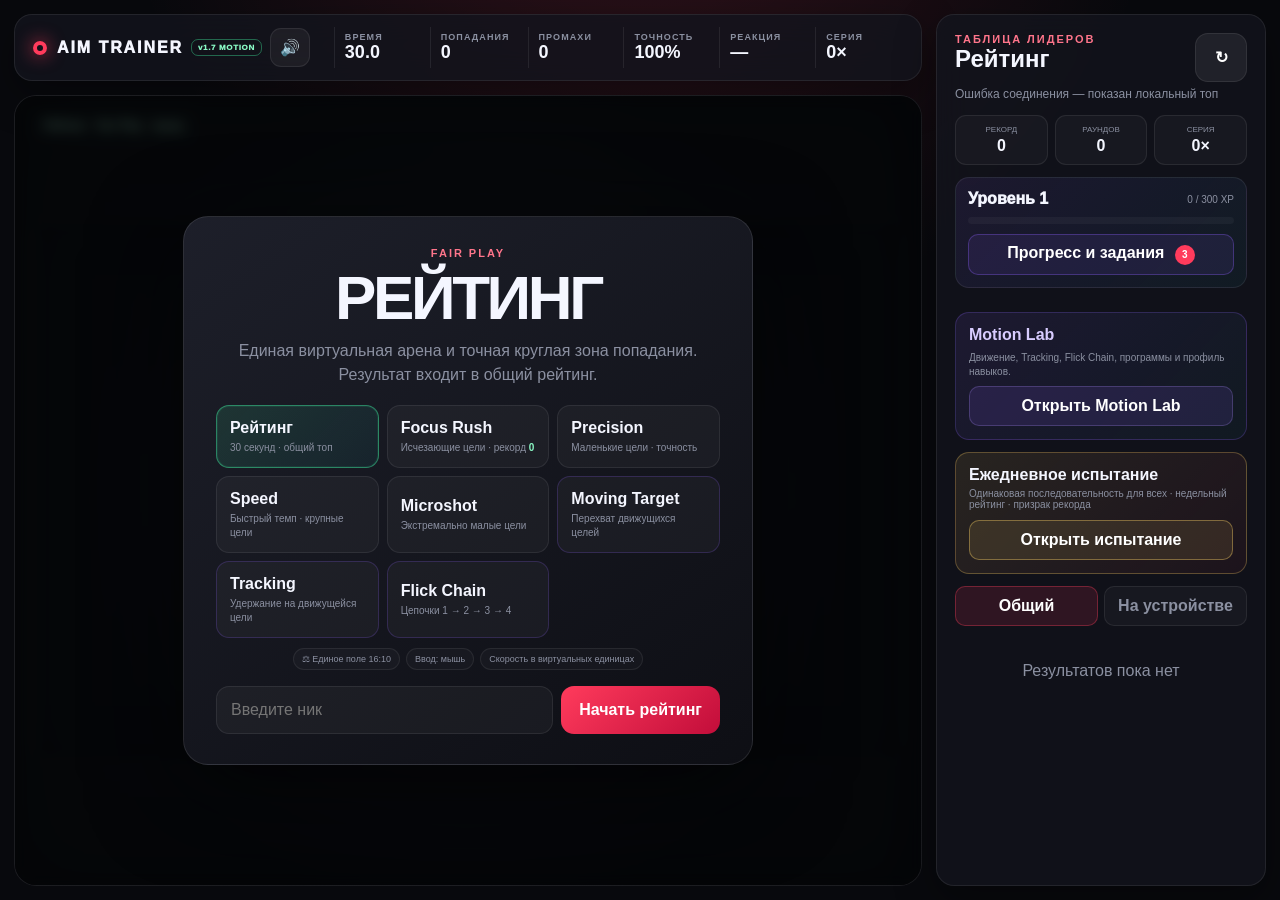
<file: index.html>
<!DOCTYPE html>
<html lang="ru">
<head>
  <meta charset="UTF-8">
  <meta name="viewport" content="width=device-width, initial-scale=1, viewport-fit=cover">
  <meta name="theme-color" content="#08090d">
  <title>AIM TRAINER — Motion Lab</title>

  <link rel="stylesheet" href="css/main.css?v=1.7.0">
  <link rel="stylesheet" href="css/leaderboard.css?v=1.7.0">
  <link rel="stylesheet" href="css/progression.css?v=1.7.0">
  <link rel="stylesheet" href="css/lab.css?v=1.7.0">
  <link rel="stylesheet" href="css/challenge.css?v=1.7.0">
  <link rel="stylesheet" href="css/motion.css?v=1.7.0">

  <script src="config.js?v=1.7.0" defer></script>
  <script src="js/game.js?v=1.7.0" defer></script>
  <script src="js/leaderboard.js?v=1.7.0" defer></script>
  <script src="js/combo.js?v=1.7.0" defer></script>
  <script src="js/progression.js?v=1.7.0" defer></script>
  <script src="js/lab.js?v=1.7.0" defer></script>
  <script src="js/challenge.js?v=1.7.0" defer></script>
  <script src="js/motion.js?v=1.7.0" defer></script>
</head>
<body>
  <div class="app">
    <section class="main">
      <header class="topbar">
        <div class="logo">
          <i></i>
          AIM TRAINER
          <span class="version-tag">v1.7 MOTION</span>
          <button class="sound-btn" id="soundButton" type="button" title="Включить или выключить звук">🔊</button>
        </div>

        <div class="stats">
          <div class="stat"><span>Время</span><strong id="timeValue">30.0</strong></div>
          <div class="stat"><span>Попадания</span><strong id="hitsValue">0</strong></div>
          <div class="stat"><span>Промахи</span><strong id="missesValue">0</strong></div>
          <div class="stat"><span>Точность</span><strong id="accuracyValue">100%</strong></div>
          <div class="stat"><span>Реакция</span><strong id="reactionValue">—</strong></div>
          <div class="stat"><span>Серия</span><strong id="comboValue">0×</strong></div>
        </div>
      </header>

      <div class="arena" id="arena">
        <div class="mode-hud" id="modeHud">Рейтинг · мышь</div>
        <div class="playfield" id="playfield" aria-label="Игровое поле">
          <button class="target" id="target" type="button" tabindex="-1" aria-hidden="true"></button>
        </div>

        <div class="overlay" id="overlay">
          <div class="menu">
            <div class="eyebrow" id="menuEyebrow">Motion Lab</div>
            <h1 id="menuTitle">РЕЙТИНГ</h1>
            <p id="menuDescription">Честное виртуальное поле и точная круглая зона попадания.</p>

            <div class="mode-selector lab-modes motion-modes" aria-label="Выбор режима">
              <button class="mode-button active" type="button" data-game-mode="ranked" aria-pressed="true"><strong>Рейтинг</strong><span>30 секунд · общий топ</span></button>
              <button class="mode-button" type="button" data-game-mode="rush" aria-pressed="false"><strong>Focus Rush</strong><span>Исчезающие цели · рекорд <b id="rushBest">0</b></span></button>
              <button class="mode-button" type="button" data-game-mode="precision" aria-pressed="false"><strong>Precision</strong><span>Маленькие цели · точность</span></button>
              <button class="mode-button" type="button" data-game-mode="speed" aria-pressed="false"><strong>Speed</strong><span>Быстрый темп · крупные цели</span></button>
              <button class="mode-button" type="button" data-game-mode="microshot" aria-pressed="false"><strong>Microshot</strong><span>Экстремально малые цели</span></button>
              <button class="mode-button motion-mode" type="button" data-game-mode="moving" aria-pressed="false"><strong>Moving Target</strong><span>Перехват движущихся целей</span></button>
              <button class="mode-button motion-mode" type="button" data-game-mode="tracking" aria-pressed="false"><strong>Tracking</strong><span>Удержание на движущейся цели</span></button>
              <button class="mode-button motion-mode" type="button" data-game-mode="flick" aria-pressed="false"><strong>Flick Chain</strong><span>Цепочки 1 → 2 → 3 → 4</span></button>
            </div>

            <div class="fair-info">
              <span>⚖ Единое поле 16:10</span>
              <span id="inputBadge">Ввод: мышь</span>
              <span>Скорость в виртуальных единицах</span>
            </div>

            <div class="result" id="resultGrid">
              <div><strong id="resultHits">0</strong><span>Очков</span></div>
              <div><strong id="resultAccuracy">0%</strong><span>Точность</span></div>
              <div><strong id="resultReaction">—</strong><span>Реакция</span></div>
            </div>

            <div class="rank-banner" id="rankBanner" hidden></div>
            <button class="lab-analysis-button" id="labOpenButton" type="button" hidden>Разбор раунда</button>

            <div class="name-row">
              <input id="playerName" maxlength="20" autocomplete="nickname" placeholder="Введите ник">
              <button class="btn" id="startButton" type="button">Начать рейтинг</button>
            </div>
          </div>
        </div>
      </div>
    </section>

    <aside class="leaderboard">
      <div class="leaderboard-head">
        <div><div class="eyebrow">Таблица лидеров</div><h2>Рейтинг</h2></div>
        <button class="btn secondary refresh-button" id="refreshButton" type="button" title="Обновить рейтинг">↻</button>
      </div>
      <div class="status" id="leaderboardStatus">Загрузка результатов…</div>

      <div class="profile-mini">
        <div><span>Рекорд</span><strong id="profileBest">0</strong></div>
        <div><span>Раундов</span><strong id="profileRounds">0</strong></div>
        <div><span>Серия</span><strong id="profileCombo">0×</strong></div>
      </div>

      <div class="progress-card">
        <div class="progress-top"><strong class="level-badge" id="levelBadge">Уровень 1</strong><span class="xp-text" id="xpText">0 / 300 XP</span></div>
        <div class="xp-bar"><div class="xp-fill" id="xpFill"></div></div>
        <button class="progress-button" id="progressOpenButton" type="button">Прогресс и задания <span class="progress-dot" id="progressDot">3</span></button>
      </div>

      <div class="motion-card">
        <strong>Motion Lab</strong>
        <span>Движение, Tracking, Flick Chain, программы и профиль навыков.</span>
        <button id="motionOpenButton" type="button">Открыть Motion Lab</button>
      </div>

      <div class="challenge-card">
        <strong>Ежедневное испытание</strong>
        <span>Одинаковая последовательность для всех · недельный рейтинг · призрак рекорда</span>
        <button id="challengeOpenButton" type="button">Открыть испытание</button>
      </div>

      <div class="tabs">
        <button class="tab active" type="button" data-tab="global">Общий</button>
        <button class="tab" type="button" data-tab="local">На устройстве</button>
      </div>
      <div class="scores" id="scores"></div>
    </aside>
  </div>

  <div class="progress-modal" id="progressModal" aria-hidden="true">
    <div class="progress-window" role="dialog" aria-modal="true" aria-labelledby="progressTitle">
      <div class="progress-header">
        <div><div class="eyebrow">Motion Update 1.7</div><h2 id="progressTitle">Профиль игрока</h2></div>
        <button class="progress-close" id="progressCloseButton" type="button" aria-label="Закрыть">✕</button>
      </div>
      <div class="progress-tabs">
        <button class="progress-tab active" type="button" data-progress-tab="missions">Задания</button>
        <button class="progress-tab" type="button" data-progress-tab="achievements">Достижения</button>
        <button class="progress-tab" type="button" data-progress-tab="history">История</button>
      </div>
      <section class="progress-pane active" id="progressPane-missions"><div class="mission-list" id="missionList"></div></section>
      <section class="progress-pane" id="progressPane-achievements"><div class="achievement-list" id="achievementList"></div></section>
      <section class="progress-pane" id="progressPane-history"><div class="history-list" id="historyList"></div></section>
    </div>
  </div>

  <div class="lab-modal" id="labModal" aria-hidden="true">
    <div class="lab-window" role="dialog" aria-modal="true" aria-labelledby="labTitle">
      <div class="lab-header"><div><div class="eyebrow">Training Lab 1.7</div><h2 id="labTitle">Разбор раунда</h2></div><button class="lab-close" id="labCloseButton" type="button">✕</button></div>
      <div class="lab-score">
        <div class="lab-card lab-primary"><strong id="labAimScore">0</strong><span>Aim Score</span></div>
        <div class="lab-card"><strong id="labStability">0%</strong><span>Стабильность</span></div>
        <div class="lab-card"><strong id="labBestReaction">—</strong><span>Лучшая реакция</span></div>
        <div class="lab-card"><strong id="labWorstReaction">—</strong><span>Худшая реакция</span></div>
        <div class="lab-card"><strong id="labMode">—</strong><span>Режим</span></div>
      </div>
      <div class="lab-grid">
        <section class="lab-panel"><h3>Реакция по ходу раунда</h3><canvas class="lab-canvas" id="reactionCanvas"></canvas></section>
        <section class="lab-panel"><h3>Карта попаданий и промахов</h3><canvas class="lab-canvas" id="heatCanvas"></canvas></section>
      </div>
      <div class="lab-recommendation" id="labRecommendation"></div>
    </div>
  </div>

  <div class="challenge-modal" id="challengeModal" aria-hidden="true">
    <div class="challenge-window" role="dialog" aria-modal="true" aria-labelledby="challengeTitle">
      <div class="challenge-head">
        <div><div class="eyebrow">Challenge Update 1.6</div><h2 id="challengeTitle">Ежедневное испытание — <span id="challengeDate"></span></h2></div>
        <button class="challenge-close" id="challengeCloseButton" type="button">✕</button>
      </div>

      <div class="challenge-grid">
        <section class="challenge-panel">
          <h3>Испытание дня</h3>
          <div class="challenge-message">40 фиксированных целей · 25 секунд · одна и та же последовательность у всех игроков.</div>
          <div class="challenge-metrics">
            <div class="challenge-metric"><strong id="challengeSeed">—</strong><span>Seed дня</span></div>
            <div class="challenge-metric"><strong id="challengeStreak">0</strong><span>Серия дней</span></div>
            <div class="challenge-metric"><strong id="challengeBest">0</strong><span>Личный рекорд</span></div>
          </div>
          <div class="challenge-calendar" id="challengeCalendar"></div>
          <div class="challenge-goal" id="challengeGoal"></div>
          <div class="challenge-message" id="challengeStatus">Готово к запуску</div>
          <div class="challenge-actions">
            <button id="challengeStartButton" type="button">Начать испытание</button>
            <button class="secondary" id="challengeRefreshButton" type="button">Обновить рейтинг</button>
          </div>
        </section>

        <section class="challenge-panel">
          <h3>Недельный рейтинг</h3>
          <div class="challenge-list" id="challengeRanking"></div>
        </section>
      </div>
    </div>
  </div>

  <div class="motion-modal" id="motionModal" aria-hidden="true">
    <div class="motion-window" role="dialog" aria-modal="true" aria-labelledby="motionTitle">
      <div class="motion-head">
        <div><div class="eyebrow">Motion Update 1.7</div><h2 id="motionTitle">Motion Lab</h2></div>
        <button class="motion-close" id="motionCloseButton" type="button">✕</button>
      </div>

      <div class="motion-programs">
        <button type="button" data-motion-program="warmup"><strong>Разминка</strong><span>3 минуты · Speed → Precision → Tracking</span></button>
        <button type="button" data-motion-program="precision"><strong>Точность</strong><span>5 минут · Precision → Microshot → Flick Chain</span></button>
        <button type="button" data-motion-program="full"><strong>Полная тренировка</strong><span>10 минут · пять режимов</span></button>
      </div>

      <div class="motion-program-status" id="motionProgramStatus">Программа не запущена</div>

      <div class="motion-grid">
        <section class="motion-panel">
          <h3>Профиль навыков</h3>
          <canvas id="motionRadar" class="motion-radar"></canvas>
          <div class="motion-skills" id="motionSkills"></div>
        </section>

        <section class="motion-panel">
          <h3>Достижения Motion Lab</h3>
          <div class="motion-achievements" id="motionAchievements"></div>
          <div class="motion-recommendation" id="motionRecommendation"></div>
        </section>
      </div>
    </div>
  </div>
</body>
</html>
</file>
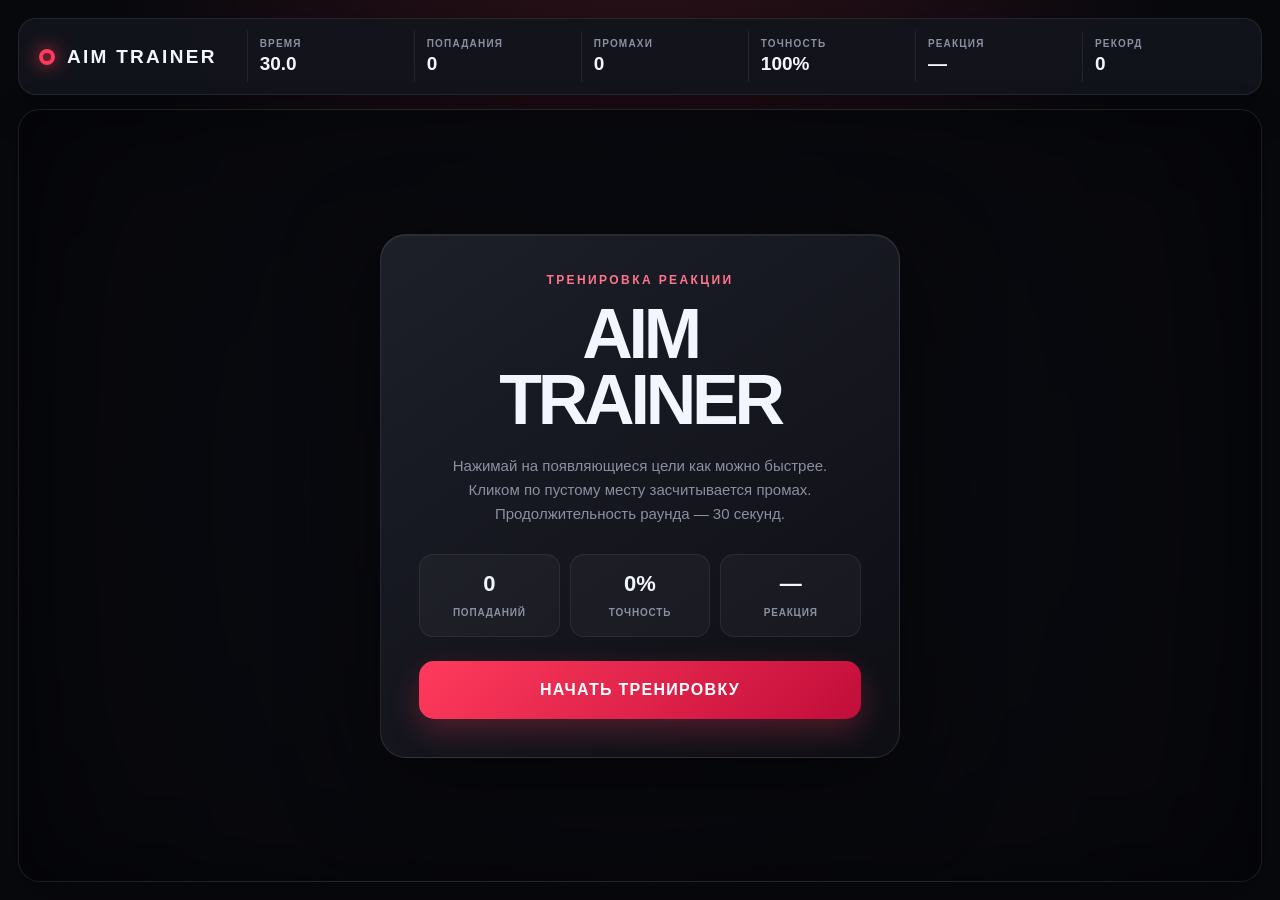
<file: Untitled-1.html>
<!DOCTYPE html>
<html lang="ru">
<head>
    <meta charset="UTF-8">
    <meta
        name="viewport"
        content="width=device-width, initial-scale=1.0"
    >

    <title>AIM TRAINER</title>

    <style>
        :root {
            color-scheme: dark;

            --background: #08090d;
            --panel: rgba(19, 21, 29, 0.92);
            --panel-border: rgba(255, 255, 255, 0.08);
            --text: #f4f6ff;
            --muted: #8b90a1;
            --accent: #ff3b5c;
            --accent-light: #ff758b;
            --success: #42f5a4;
        }

        * {
            box-sizing: border-box;
        }

        html,
        body {
            width: 100%;
            min-height: 100%;
            margin: 0;
        }

        body {
            overflow: hidden;
            background:
                radial-gradient(
                    circle at 50% -20%,
                    rgba(255, 59, 92, 0.18),
                    transparent 45%
                ),
                var(--background);
            color: var(--text);
            font-family:
                Inter,
                Arial,
                sans-serif;
        }

        button {
            font: inherit;
        }

        .app {
            width: 100vw;
            height: 100dvh;
            padding: 18px;
            display: flex;
            flex-direction: column;
            gap: 14px;
        }

        .header {
            min-height: 74px;
            display: grid;
            grid-template-columns: auto 1fr;
            align-items: center;
            gap: 30px;
            padding: 12px 20px;
            border: 1px solid var(--panel-border);
            border-radius: 18px;
            background: var(--panel);
            backdrop-filter: blur(20px);
            box-shadow: 0 14px 40px rgba(0, 0, 0, 0.28);
        }

        .logo {
            display: flex;
            align-items: center;
            gap: 12px;
            font-size: 19px;
            font-weight: 900;
            letter-spacing: 0.12em;
            white-space: nowrap;
        }

        .logo-icon {
            width: 16px;
            height: 16px;
            border: 4px solid var(--accent);
            border-radius: 50%;
            box-shadow:
                0 0 18px rgba(255, 59, 92, 0.8),
                inset 0 0 8px rgba(255, 59, 92, 0.5);
        }

        .stats {
            display: grid;
            grid-template-columns: repeat(6, minmax(80px, 1fr));
            gap: 8px;
        }

        .stat {
            min-width: 0;
            padding: 7px 12px;
            border-left: 1px solid rgba(255, 255, 255, 0.08);
        }

        .stat-name {
            display: block;
            margin-bottom: 4px;
            color: var(--muted);
            font-size: 10px;
            font-weight: 800;
            letter-spacing: 0.12em;
            text-transform: uppercase;
        }

        .stat-value {
            display: block;
            overflow: hidden;
            font-size: 19px;
            font-weight: 900;
            text-overflow: ellipsis;
            white-space: nowrap;
        }

        .arena {
            position: relative;
            flex: 1;
            min-height: 0;
            overflow: hidden;
            cursor: crosshair;
            user-select: none;
            touch-action: manipulation;
            border: 1px solid var(--panel-border);
            border-radius: 22px;
            background:
                linear-gradient(
                    rgba(255, 255, 255, 0.018) 1px,
                    transparent 1px
                ),
                linear-gradient(
                    90deg,
                    rgba(255, 255, 255, 0.018) 1px,
                    transparent 1px
                ),
                radial-gradient(
                    circle at center,
                    #171922 0%,
                    #0d0f15 68%,
                    #090a0e 100%
                );
            background-size:
                42px 42px,
                42px 42px,
                auto;
            box-shadow:
                inset 0 0 80px rgba(0, 0, 0, 0.45),
                0 14px 40px rgba(0, 0, 0, 0.28);
        }

        .arena.running {
            cursor: crosshair;
        }

        .target {
            --target-size: 64px;

            position: absolute;
            z-index: 5;
            width: var(--target-size);
            height: var(--target-size);
            padding: 0;
            display: none;
            border: 0;
            border-radius: 50%;
            cursor: crosshair;
            background:
                radial-gradient(
                    circle,
                    #ffffff 0 11%,
                    #ffbbc6 12% 22%,
                    var(--accent) 23% 51%,
                    #a90c2b 52% 66%,
                    #ff5b77 67% 100%
                );
            box-shadow:
                0 0 0 5px rgba(255, 59, 92, 0.12),
                0 0 30px rgba(255, 59, 92, 0.75);
            animation: targetAppear 120ms ease-out;
        }

        .target.visible {
            display: block;
        }

        .target::after {
            content: "";
            position: absolute;
            inset: 23%;
            border: 2px solid rgba(255, 255, 255, 0.9);
            border-radius: 50%;
        }

        @keyframes targetAppear {
            from {
                opacity: 0;
                transform: scale(0.35);
            }

            to {
                opacity: 1;
                transform: scale(1);
            }
        }

        .overlay {
            position: absolute;
            z-index: 20;
            inset: 0;
            padding: 24px;
            display: grid;
            place-items: center;
            background: rgba(4, 5, 8, 0.58);
            backdrop-filter: blur(8px);
        }

        .overlay.hidden {
            display: none;
        }

        .menu {
            width: min(520px, 100%);
            padding: 38px;
            text-align: center;
            border: 1px solid rgba(255, 255, 255, 0.1);
            border-radius: 26px;
            background:
                linear-gradient(
                    145deg,
                    rgba(30, 32, 43, 0.96),
                    rgba(14, 15, 21, 0.96)
                );
            box-shadow:
                0 24px 90px rgba(0, 0, 0, 0.58),
                inset 0 1px rgba(255, 255, 255, 0.06);
        }

        .menu-label {
            margin-bottom: 14px;
            color: var(--accent-light);
            font-size: 12px;
            font-weight: 900;
            letter-spacing: 0.2em;
            text-transform: uppercase;
        }

        .menu h1 {
            margin: 0;
            font-size: clamp(38px, 7vw, 70px);
            line-height: 0.95;
            letter-spacing: -0.06em;
        }

        .description {
            max-width: 390px;
            margin: 20px auto 28px;
            color: var(--muted);
            font-size: 15px;
            line-height: 1.6;
        }

        .start-button {
            width: 100%;
            min-height: 58px;
            border: 0;
            border-radius: 15px;
            color: white;
            cursor: pointer;
            font-weight: 900;
            letter-spacing: 0.08em;
            text-transform: uppercase;
            background:
                linear-gradient(
                    135deg,
                    var(--accent),
                    #c20d3a
                );
            box-shadow:
                0 12px 30px rgba(255, 59, 92, 0.26);
            transition:
                transform 150ms ease,
                filter 150ms ease;
        }

        .start-button:hover {
            filter: brightness(1.12);
            transform: translateY(-2px);
        }

        .start-button:active {
            transform: translateY(0) scale(0.98);
        }

        .start-button:disabled {
            cursor: default;
            opacity: 0.5;
            transform: none;
        }

        .result-grid {
            margin: 24px 0;
            display: grid;
            grid-template-columns: repeat(3, 1fr);
            gap: 10px;
        }

        .result-item {
            padding: 16px 8px;
            border: 1px solid rgba(255, 255, 255, 0.07);
            border-radius: 14px;
            background: rgba(255, 255, 255, 0.035);
        }

        .result-item strong {
            display: block;
            margin-bottom: 5px;
            font-size: 22px;
        }

        .result-item span {
            color: var(--muted);
            font-size: 10px;
            font-weight: 800;
            letter-spacing: 0.08em;
            text-transform: uppercase;
        }

        .miss-marker {
            position: absolute;
            z-index: 3;
            width: 24px;
            height: 24px;
            pointer-events: none;
            transform: translate(-50%, -50%);
            animation: missDisappear 400ms forwards;
        }

        .miss-marker::before,
        .miss-marker::after {
            content: "";
            position: absolute;
            top: 11px;
            left: 1px;
            width: 22px;
            height: 2px;
            border-radius: 999px;
            background: rgba(255, 255, 255, 0.75);
        }

        .miss-marker::before {
            transform: rotate(45deg);
        }

        .miss-marker::after {
            transform: rotate(-45deg);
        }

        @keyframes missDisappear {
            from {
                opacity: 1;
                transform: translate(-50%, -50%) scale(0.6);
            }

            to {
                opacity: 0;
                transform: translate(-50%, -50%) scale(1.5);
            }
        }

        @media (max-width: 900px) {
            .app {
                padding: 10px;
            }

            .header {
                grid-template-columns: 1fr;
                gap: 10px;
                padding: 13px;
            }

            .logo {
                justify-content: center;
            }

            .stats {
                grid-template-columns: repeat(3, 1fr);
            }

            .stat {
                text-align: center;
                border-left: 0;
            }

            .stat-value {
                font-size: 16px;
            }

            .arena {
                border-radius: 16px;
            }
        }

        @media (max-width: 500px) {
            .app {
                gap: 8px;
            }

            .header {
                min-height: auto;
            }

            .logo {
                font-size: 15px;
            }

            .stat {
                padding: 4px;
            }

            .stat-name {
                font-size: 8px;
            }

            .stat-value {
                font-size: 14px;
            }

            .menu {
                padding: 28px 20px;
            }

            .result-grid {
                grid-template-columns: 1fr;
            }
        }
    </style>
</head>

<body>
    <main class="app">
        <header class="header">
            <div class="logo">
                <span class="logo-icon"></span>
                AIM TRAINER
            </div>

            <div class="stats">
                <div class="stat">
                    <span class="stat-name">Время</span>
                    <span class="stat-value" id="timeValue">30.0</span>
                </div>

                <div class="stat">
                    <span class="stat-name">Попадания</span>
                    <span class="stat-value" id="hitsValue">0</span>
                </div>

                <div class="stat">
                    <span class="stat-name">Промахи</span>
                    <span class="stat-value" id="missesValue">0</span>
                </div>

                <div class="stat">
                    <span class="stat-name">Точность</span>
                    <span class="stat-value" id="accuracyValue">100%</span>
                </div>

                <div class="stat">
                    <span class="stat-name">Реакция</span>
                    <span class="stat-value" id="reactionValue">—</span>
                </div>

                <div class="stat">
                    <span class="stat-name">Рекорд</span>
                    <span class="stat-value" id="bestValue">0</span>
                </div>
            </div>
        </header>

        <section class="arena" id="arena">
            <button
                class="target"
                id="target"
                type="button"
                aria-label="Цель"
            ></button>

            <div class="overlay" id="overlay">
                <div class="menu">
                    <div class="menu-label" id="menuLabel">
                        Тренировка реакции
                    </div>

                    <h1 id="menuTitle">AIM<br>TRAINER</h1>

                    <p class="description" id="menuDescription">
                        Нажимай на появляющиеся цели как можно быстрее.
                        Кликом по пустому месту засчитывается промах.
                        Продолжительность раунда — 30 секунд.
                    </p>

                    <div
                        class="result-grid"
                        id="resultGrid"
                        hidden
                    >
                        <div class="result-item">
                            <strong id="resultHits">0</strong>
                            <span>Попаданий</span>
                        </div>

                        <div class="result-item">
                            <strong id="resultAccuracy">0%</strong>
                            <span>Точность</span>
                        </div>

                        <div class="result-item">
                            <strong id="resultReaction">—</strong>
                            <span>Реакция</span>
                        </div>
                    </div>

                    <button
                        class="start-button"
                        id="startButton"
                        type="button"
                    >
                        Начать тренировку
                    </button>
                </div>
            </div>
        </section>
    </main>

    <script>
        "use strict";

        const ROUND_DURATION = 30_000;
        const MIN_SPAWN_DELAY = 120;
        const MAX_SPAWN_DELAY = 430;

        const arena = document.getElementById("arena");
        const target = document.getElementById("target");

        const overlay = document.getElementById("overlay");
        const menuLabel = document.getElementById("menuLabel");
        const menuTitle = document.getElementById("menuTitle");
        const menuDescription =
            document.getElementById("menuDescription");
        const startButton =
            document.getElementById("startButton");
        const resultGrid =
            document.getElementById("resultGrid");

        const timeValue =
            document.getElementById("timeValue");
        const hitsValue =
            document.getElementById("hitsValue");
        const missesValue =
            document.getElementById("missesValue");
        const accuracyValue =
            document.getElementById("accuracyValue");
        const reactionValue =
            document.getElementById("reactionValue");
        const bestValue =
            document.getElementById("bestValue");

        const resultHits =
            document.getElementById("resultHits");
        const resultAccuracy =
            document.getElementById("resultAccuracy");
        const resultReaction =
            document.getElementById("resultReaction");

        let running = false;
        let hits = 0;
        let misses = 0;
        let reactionTimes = [];

        let targetSpawnTime = 0;
        let roundEndTime = 0;
        let animationFrameId = null;
        let spawnTimeoutId = null;

        let bestScore = Number(
            localStorage.getItem("aimTrainerBestScore") || 0
        );

        bestValue.textContent = bestScore;

        function randomNumber(min, max) {
            return Math.random() * (max - min) + min;
        }

        function calculateAccuracy() {
            const totalShots = hits + misses;

            if (totalShots === 0) {
                return 100;
            }

            return Math.round((hits / totalShots) * 100);
        }

        function calculateAverageReaction() {
            if (reactionTimes.length === 0) {
                return null;
            }

            const total = reactionTimes.reduce(
                (sum, value) => sum + value,
                0
            );

            return Math.round(total / reactionTimes.length);
        }

        function updateStats(remainingTime = ROUND_DURATION) {
            const averageReaction =
                calculateAverageReaction();

            timeValue.textContent = (
                Math.max(0, remainingTime) / 1000
            ).toFixed(1);

            hitsValue.textContent = hits;
            missesValue.textContent = misses;
            accuracyValue.textContent =
                `${calculateAccuracy()}%`;

            reactionValue.textContent =
                averageReaction === null
                    ? "—"
                    : `${averageReaction} мс`;

            bestValue.textContent = bestScore;
        }

        function hideTarget() {
            target.classList.remove("visible");
        }

        function showTarget() {
            if (!running) {
                return;
            }

            const arenaRect =
                arena.getBoundingClientRect();

            const targetSize = Math.round(
                randomNumber(48, 72)
            );

            target.style.setProperty(
                "--target-size",
                `${targetSize}px`
            );

            const padding = 12;

            const maximumX = Math.max(
                padding,
                arenaRect.width - targetSize - padding
            );

            const maximumY = Math.max(
                padding,
                arenaRect.height - targetSize - padding
            );

            const x = randomNumber(padding, maximumX);
            const y = randomNumber(padding, maximumY);

            target.style.left = `${x}px`;
            target.style.top = `${y}px`;

            targetSpawnTime = performance.now();
            target.classList.add("visible");
        }

        function scheduleTarget() {
            clearTimeout(spawnTimeoutId);
            hideTarget();

            if (!running) {
                return;
            }

            const delay = randomNumber(
                MIN_SPAWN_DELAY,
                MAX_SPAWN_DELAY
            );

            spawnTimeoutId = window.setTimeout(
                showTarget,
                delay
            );
        }

        function createMissMarker(event) {
            const arenaRect =
                arena.getBoundingClientRect();

            const marker = document.createElement("div");
            marker.className = "miss-marker";

            marker.style.left =
                `${event.clientX - arenaRect.left}px`;

            marker.style.top =
                `${event.clientY - arenaRect.top}px`;

            arena.appendChild(marker);

            window.setTimeout(() => {
                marker.remove();
            }, 450);
        }

        function updateTimer() {
            if (!running) {
                return;
            }

            const remaining =
                roundEndTime - performance.now();

            updateStats(remaining);

            if (remaining <= 0) {
                finishRound();
                return;
            }

            animationFrameId =
                requestAnimationFrame(updateTimer);
        }

        function sleep(milliseconds) {
            return new Promise((resolve) => {
                window.setTimeout(resolve, milliseconds);
            });
        }

        async function startRound() {
            if (running) {
                return;
            }

            clearTimeout(spawnTimeoutId);
            cancelAnimationFrame(animationFrameId);
            hideTarget();

            hits = 0;
            misses = 0;
            reactionTimes = [];

            updateStats();
            resultGrid.hidden = true;

            startButton.disabled = true;
            startButton.hidden = true;

            menuLabel.textContent = "Приготовься";
            menuDescription.textContent =
                "Цели начнут появляться после обратного отсчёта.";

            for (let number = 3; number >= 1; number -= 1) {
                menuTitle.innerHTML = number;
                await sleep(650);
            }

            menuTitle.innerHTML = "GO!";
            await sleep(350);

            overlay.classList.add("hidden");

            running = true;
            arena.classList.add("running");

            roundEndTime =
                performance.now() + ROUND_DURATION;

            scheduleTarget();
            updateTimer();
        }

        function finishRound() {
            running = false;

            clearTimeout(spawnTimeoutId);
            cancelAnimationFrame(animationFrameId);

            hideTarget();
            arena.classList.remove("running");

            if (hits > bestScore) {
                bestScore = hits;

                localStorage.setItem(
                    "aimTrainerBestScore",
                    String(bestScore)
                );
            }

            const averageReaction =
                calculateAverageReaction();

            updateStats(0);

            resultHits.textContent = hits;
            resultAccuracy.textContent =
                `${calculateAccuracy()}%`;

            resultReaction.textContent =
                averageReaction === null
                    ? "—"
                    : `${averageReaction} мс`;

            menuLabel.textContent =
                hits >= bestScore && hits > 0
                    ? "Новый рекорд"
                    : "Раунд завершён";

            menuTitle.innerHTML = `${hits}<br>ЦЕЛЕЙ`;

            menuDescription.textContent =
                "Результат сохранён. Запусти ещё один раунд и попробуй улучшить скорость реакции.";

            resultGrid.hidden = false;

            startButton.textContent = "Играть ещё раз";
            startButton.disabled = false;
            startButton.hidden = false;

            overlay.classList.remove("hidden");
        }

        target.addEventListener("pointerdown", (event) => {
            event.preventDefault();
            event.stopPropagation();

            if (
                !running ||
                !target.classList.contains("visible")
            ) {
                return;
            }

            const reaction =
                performance.now() - targetSpawnTime;

            hits += 1;
            reactionTimes.push(reaction);

            updateStats(
                roundEndTime - performance.now()
            );

            scheduleTarget();
        });

        arena.addEventListener("pointerdown", (event) => {
            if (!running) {
                return;
            }

            misses += 1;
            createMissMarker(event);

            updateStats(
                roundEndTime - performance.now()
            );
        });

        startButton.addEventListener(
            "click",
            startRound
        );

        updateStats();
    </script>
</body>
</html>
</file>
<file: css/main.css>
:root {
  color-scheme: dark;
  --bg: #08090d;
  --panel: rgba(19, 21, 29, 0.8);
  --line: rgba(255, 255, 255, 0.08);
  --text: #f4f6ff;
  --muted: #8b90a1;
  --accent: #ff3b5c;
  --green: #42f5a4;
}

* { box-sizing: border-box; }

html,
body {
  min-height: 100%;
  margin: 0;
  color: var(--text);
  font-family: Inter, Arial, sans-serif;
  background:
    radial-gradient(circle at 50% -20%, rgba(255, 59, 92, 0.18), transparent 42%),
    var(--bg);
}

body { overflow: hidden; }
button, input { font: inherit; }
button { -webkit-tap-highlight-color: transparent; }

.app {
  display: grid;
  grid-template-columns: minmax(0, 1fr) 330px;
  gap: 14px;
  height: 100dvh;
  padding: 14px;
}

.main {
  display: flex;
  min-width: 0;
  flex-direction: column;
  gap: 14px;
}

.topbar,
.leaderboard {
  border: 1px solid var(--line);
  border-radius: 18px;
  background: var(--panel);
  box-shadow: 0 14px 40px rgba(0, 0, 0, 0.34);
  backdrop-filter: blur(18px);
}

.topbar {
  display: grid;
  grid-template-columns: auto 1fr;
  align-items: center;
  gap: 24px;
  padding: 12px 18px;
}

.logo {
  display: flex;
  align-items: center;
  white-space: nowrap;
  font-weight: 950;
  letter-spacing: 0.12em;
}

.logo i {
  width: 14px;
  height: 14px;
  margin-right: 10px;
  border: 4px solid var(--accent);
  border-radius: 50%;
  box-shadow: 0 0 18px rgba(255, 59, 92, 0.8);
}

.version-tag {
  margin-left: 8px;
  padding: 3px 6px;
  border: 1px solid rgba(66, 245, 164, 0.38);
  border-radius: 7px;
  color: #89f8c4;
  font-size: 8px;
  letter-spacing: 0.08em;
}

.sound-btn {
  margin-left: 8px;
  padding: 9px;
  border: 1px solid var(--line);
  border-radius: 11px;
  color: white;
  cursor: pointer;
  background: rgba(255, 255, 255, 0.05);
}

.stats {
  display: grid;
  grid-template-columns: repeat(6, 1fr);
  gap: 8px;
}

.stat {
  padding: 5px 10px;
  border-left: 1px solid var(--line);
}

.stat span {
  display: block;
  color: var(--muted);
  font-size: 9px;
  font-weight: 850;
  letter-spacing: 0.12em;
  text-transform: uppercase;
}

.stat strong { font-size: 18px; }

.arena {
  position: relative;
  display: grid;
  flex: 1;
  min-height: 0;
  place-items: center;
  overflow: hidden;
  border: 1px solid var(--line);
  border-radius: 22px;
  cursor: crosshair;
  user-select: none;
  touch-action: none;
  background:
    radial-gradient(circle at center, rgba(23, 25, 34, 0.85), rgba(9, 10, 14, 0.98) 72%);
  box-shadow: inset 0 0 80px rgba(0, 0, 0, 0.47);
}

.playfield {
  position: relative;
  overflow: hidden;
  border: 1px solid rgba(255, 255, 255, 0.075);
  border-radius: 18px;
  background:
    linear-gradient(rgba(255, 255, 255, 0.03) 1px, transparent 1px),
    linear-gradient(90deg, rgba(255, 255, 255, 0.03) 1px, transparent 1px),
    radial-gradient(circle, #151822, #08090d 74%);
  background-size: 4% 4%, 4% 4%, auto;
  box-shadow:
    inset 0 0 55px rgba(0, 0, 0, 0.42),
    0 0 0 1px rgba(0, 0, 0, 0.28);
}

.playfield::after {
  content: "";
  position: absolute;
  inset: 50% auto auto 50%;
  width: 8px;
  height: 8px;
  border: 1px solid rgba(255, 255, 255, 0.13);
  border-radius: 50%;
  transform: translate(-50%, -50%);
  pointer-events: none;
}

.mode-hud {
  position: absolute;
  z-index: 8;
  top: 16px;
  left: 18px;
  padding: 7px 10px;
  border: 1px solid rgba(66, 245, 164, 0.22);
  border-radius: 999px;
  color: #a4f8d0;
  font-size: 10px;
  font-weight: 850;
  letter-spacing: 0.05em;
  background: rgba(8, 9, 13, 0.76);
  pointer-events: none;
}

.target {
  --size: 64px;
  --lifetime: 900ms;
  position: absolute;
  z-index: 5;
  display: none;
  width: var(--size);
  height: var(--size);
  padding: 0;
  border: 0;
  border-radius: 50%;
  pointer-events: none;
  background:
    radial-gradient(
      circle,
      #fff 0 10%,
      #ffbbc6 11% 22%,
      var(--accent) 23% 52%,
      #a90c2b 53% 67%,
      #ff5b77 68%
    );
  box-shadow:
    0 0 0 4px rgba(255, 59, 92, 0.12),
    0 0 24px rgba(255, 59, 92, 0.78);
  animation: target-pop 0.1s ease-out;
}

.target.visible { display: block; }

.target.expiring::after {
  content: "";
  position: absolute;
  inset: -7px;
  border: 2px solid rgba(255, 255, 255, 0.86);
  border-radius: 50%;
  animation: target-life var(--lifetime) linear forwards;
}

@keyframes target-pop {
  from { opacity: 0; transform: scale(0.3); }
  to { opacity: 1; transform: scale(1); }
}

@keyframes target-life {
  from { opacity: 0.9; transform: scale(1); }
  to { opacity: 0; transform: scale(0.55); }
}

.overlay {
  position: absolute;
  z-index: 20;
  inset: 0;
  display: grid;
  place-items: center;
  padding: 20px;
  background: rgba(4, 5, 8, 0.62);
  backdrop-filter: blur(7px);
}

.overlay.hidden { display: none; }

.menu {
  width: min(570px, 100%);
  padding: 30px 32px;
  text-align: center;
  border: 1px solid rgba(255, 255, 255, 0.1);
  border-radius: 25px;
  background: linear-gradient(145deg, rgba(30, 32, 43, 0.97), rgba(14, 15, 21, 0.97));
  box-shadow: 0 24px 90px rgba(0, 0, 0, 0.6);
}

.eyebrow {
  color: #ff758b;
  font-size: 11px;
  font-weight: 900;
  letter-spacing: 0.18em;
  text-transform: uppercase;
}

.menu h1 {
  margin: 10px 0;
  font-size: clamp(36px, 6vw, 62px);
  line-height: 0.94;
  letter-spacing: -0.055em;
}

.menu p {
  margin: 12px auto;
  color: var(--muted);
  line-height: 1.5;
}

.mode-selector {
  display: grid;
  grid-template-columns: 1fr 1fr;
  gap: 8px;
  margin: 18px 0 10px;
}

.mode-button {
  min-width: 0;
  padding: 13px;
  text-align: left;
  border: 1px solid var(--line);
  border-radius: 13px;
  color: var(--text);
  cursor: pointer;
  background: rgba(255, 255, 255, 0.035);
  transition: 0.16s ease;
}

.mode-button:hover {
  transform: translateY(-1px);
  border-color: rgba(255, 255, 255, 0.16);
}

.mode-button.active {
  border-color: rgba(66, 245, 164, 0.45);
  background: linear-gradient(135deg, rgba(66, 245, 164, 0.12), rgba(34, 211, 238, 0.06));
  box-shadow: inset 0 0 0 1px rgba(66, 245, 164, 0.08);
}

.mode-button strong,
.mode-button span { display: block; }

.mode-button span {
  margin-top: 4px;
  color: var(--muted);
  font-size: 10px;
  line-height: 1.35;
}

.mode-button b { color: #89f8c4; }

.fair-info {
  display: flex;
  flex-wrap: wrap;
  justify-content: center;
  gap: 6px;
  margin: 10px 0 4px;
}

.fair-info span {
  padding: 5px 8px;
  border: 1px solid rgba(255, 255, 255, 0.07);
  border-radius: 999px;
  color: var(--muted);
  font-size: 9px;
  background: rgba(255, 255, 255, 0.025);
}

.name-row {
  display: flex;
  gap: 8px;
  margin: 16px 0 0;
}

.name-row input {
  min-width: 0;
  flex: 1;
  padding: 14px;
  border: 1px solid var(--line);
  border-radius: 13px;
  color: var(--text);
  outline: none;
  background: rgba(255, 255, 255, 0.04);
}

.name-row input:focus { border-color: rgba(255, 59, 92, 0.7); }

.btn {
  padding: 14px 18px;
  border: 0;
  border-radius: 13px;
  color: #fff;
  font-weight: 900;
  cursor: pointer;
  background: linear-gradient(135deg, var(--accent), #c20d3a);
}

.btn:disabled { cursor: default; opacity: 0.55; }

.btn.secondary {
  border: 1px solid var(--line);
  background: rgba(255, 255, 255, 0.07);
}

.result {
  display: none;
  grid-template-columns: repeat(3, 1fr);
  gap: 8px;
  margin: 16px 0;
}

.result.show { display: grid; }

.result div {
  padding: 13px 6px;
  border: 1px solid var(--line);
  border-radius: 12px;
  background: rgba(255, 255, 255, 0.03);
}

.result strong,
.result span { display: block; }

.result span {
  color: var(--muted);
  font-size: 9px;
  text-transform: uppercase;
}

.rank-banner {
  margin: 12px 0 0;
  padding: 10px;
  border: 1px solid rgba(255, 209, 102, 0.34);
  border-radius: 12px;
  color: #ffe39a;
  font-weight: 900;
  background: rgba(255, 209, 102, 0.07);
}

.combo-fx {
  position: absolute;
  z-index: 9;
  top: 22px;
  left: 50%;
  transform: translateX(-50%);
  font-size: 34px;
  font-weight: 1000;
  text-shadow: 0 0 24px var(--accent);
  animation: combo-fx 0.7s forwards;
}

@keyframes combo-fx {
  0% { opacity: 0; transform: translateX(-50%) scale(0.5); }
  35% { opacity: 1; transform: translateX(-50%) scale(1.1); }
  100% { opacity: 0; }
}

.miss-marker {
  position: absolute;
  z-index: 7;
  width: 22px;
  height: 22px;
  pointer-events: none;
  transform: translate(-50%, -50%);
  animation: miss-fade 0.4s forwards;
}

.miss-marker::before,
.miss-marker::after {
  content: "";
  position: absolute;
  top: 10px;
  width: 22px;
  height: 2px;
  background: rgba(255, 255, 255, 0.6);
}

.miss-marker::before { transform: rotate(45deg); }
.miss-marker::after { transform: rotate(-45deg); }

@keyframes miss-fade {
  to { opacity: 0; transform: translate(-50%, -50%) scale(1.6); }
}

@media (max-width: 1050px) {
  .stats { grid-template-columns: repeat(3, 1fr); }
}

@media (max-width: 900px) {
  body { overflow: auto; }

  .app {
    height: auto;
    min-height: 100dvh;
    grid-template-columns: 1fr;
  }

  .main { height: 78dvh; }
  .topbar { grid-template-columns: 1fr; }
  .logo { justify-content: center; }

  .stat {
    padding: 2px;
    border: 0;
    text-align: center;
  }

  .stat strong { font-size: 15px; }
}

@media (max-width: 520px) {
  .app {
    gap: 8px;
    padding:
      max(8px, env(safe-area-inset-top))
      max(8px, env(safe-area-inset-right))
      max(8px, env(safe-area-inset-bottom))
      max(8px, env(safe-area-inset-left));
  }

  .topbar { padding: 10px; }
  .menu { padding: 22px 16px; }
  .mode-selector { grid-template-columns: 1fr; }
  .name-row { flex-direction: column; }
  .mode-hud { top: 9px; left: 10px; font-size: 8px; }
}
</file>
<file: css/leaderboard.css>
.leaderboard {
  display: flex;
  min-height: 0;
  flex-direction: column;
  padding: 18px;
}

.leaderboard-head {
  display: flex;
  align-items: flex-start;
  justify-content: space-between;
  gap: 10px;
}

.leaderboard h2 {
  margin: 0;
  font-size: 24px;
}

.refresh-button {
  min-width: 52px;
}

.status {
  margin: 5px 0 14px;
  color: var(--muted);
  font-size: 12px;
}

.profile-mini {
  display: grid;
  grid-template-columns: repeat(3, 1fr);
  gap: 7px;
  margin-bottom: 12px;
}

.profile-mini div {
  padding: 9px 5px;
  border: 1px solid var(--line);
  border-radius: 11px;
  text-align: center;
  background: rgba(255, 255, 255, 0.03);
}

.profile-mini span {
  display: block;
  color: var(--muted);
  font-size: 8px;
  text-transform: uppercase;
}

.profile-mini strong {
  display: block;
  margin-top: 3px;
}

.tabs {
  display: grid;
  grid-template-columns: 1fr 1fr;
  gap: 6px;
  margin-bottom: 12px;
}

.tab {
  padding: 10px;
  border: 1px solid var(--line);
  border-radius: 10px;
  color: var(--muted);
  cursor: pointer;
  font-weight: 800;
  background: rgba(255, 255, 255, 0.03);
}

.tab.active {
  border-color: rgba(255, 59, 92, 0.34);
  color: #fff;
  background: rgba(255, 59, 92, 0.13);
}

.scores {
  display: grid;
  min-height: 0;
  overflow: auto;
  gap: 7px;
}

.score {
  display: grid;
  grid-template-columns: 28px 1fr auto;
  align-items: center;
  gap: 8px;
  padding: 10px;
  border: 1px solid var(--line);
  border-radius: 12px;
  background: rgba(255, 255, 255, 0.03);
}

.score.leader {
  border-color: rgba(255, 209, 102, 0.34);
}

.score.me {
  border-color: rgba(66, 245, 164, 0.34);
  background: rgba(66, 245, 164, 0.05);
}

.rank {
  color: #ffb4c0;
  font-weight: 950;
}

.player {
  min-width: 0;
}

.player strong,
.player small {
  display: block;
  overflow: hidden;
  text-overflow: ellipsis;
  white-space: nowrap;
}

.player small {
  color: var(--muted);
  font-size: 10px;
}

.rank-tag {
  display: block;
  margin-top: 2px;
  color: var(--muted);
  font-size: 8px;
  text-transform: uppercase;
}

.points {
  text-align: right;
  font-weight: 950;
}

.empty {
  padding: 24px 10px;
  color: var(--muted);
  text-align: center;
}

@media (max-width: 900px) {
  .leaderboard {
    min-height: 420px;
  }
}
</file>
<file: css/progression.css>
.progress-card {
  margin-bottom: 12px;
  padding: 12px;
  border: 1px solid var(--line);
  border-radius: 14px;
  background: linear-gradient(135deg, rgba(139, 92, 246, 0.1), rgba(34, 211, 238, 0.05));
}

.progress-top {
  display: flex;
  align-items: center;
  justify-content: space-between;
  gap: 8px;
}

.level-badge {
  font-weight: 950;
}

.xp-text {
  color: var(--muted);
  font-size: 10px;
}

.xp-bar {
  height: 7px;
  overflow: hidden;
  margin: 9px 0 10px;
  border-radius: 999px;
  background: rgba(255, 255, 255, 0.04);
}

.xp-fill {
  width: 0;
  height: 100%;
  border-radius: inherit;
  background: linear-gradient(90deg, #8b5cf6, #22d3ee);
  box-shadow: 0 0 16px rgba(139, 92, 246, 0.4);
  transition: width 0.5s ease;
}

.progress-button {
  width: 100%;
  padding: 9px;
  border: 1px solid rgba(139, 92, 246, 0.34);
  border-radius: 10px;
  color: #fff;
  cursor: pointer;
  font-weight: 850;
  background: rgba(139, 92, 246, 0.1);
}

.progress-button:hover {
  background: rgba(139, 92, 246, 0.17);
}

.progress-dot {
  display: inline-grid;
  min-width: 20px;
  height: 20px;
  margin-left: 6px;
  place-items: center;
  border-radius: 999px;
  color: #fff;
  font-size: 10px;
  background: var(--accent);
}

.progress-modal {
  position: fixed;
  z-index: 1000;
  inset: 0;
  display: none;
  place-items: center;
  padding: 18px;
  background: rgba(5, 6, 11, 0.85);
  backdrop-filter: blur(12px);
}

.progress-modal.show {
  display: grid;
}

.progress-window {
  width: min(720px, 100%);
  max-height: min(760px, 90dvh);
  overflow: auto;
  padding: 22px;
  border: 1px solid var(--line);
  border-radius: 24px;
  background: rgba(17, 19, 29, 0.97);
  box-shadow: 0 30px 100px rgba(0, 0, 0, 0.75);
}

.progress-header {
  display: flex;
  align-items: center;
  justify-content: space-between;
  gap: 14px;
  margin-bottom: 18px;
}

.progress-header h2 {
  margin: 0;
  font-size: 25px;
}

.progress-close {
  width: 40px;
  height: 40px;
  border: 1px solid var(--line);
  border-radius: 12px;
  color: #fff;
  cursor: pointer;
  background: rgba(255, 255, 255, 0.04);
}

.progress-tabs {
  display: grid;
  grid-template-columns: repeat(3, 1fr);
  gap: 7px;
  margin-bottom: 16px;
}

.progress-tab {
  padding: 10px;
  border: 1px solid var(--line);
  border-radius: 10px;
  color: var(--muted);
  cursor: pointer;
  font-weight: 850;
  background: rgba(255, 255, 255, 0.03);
}

.progress-tab.active {
  border-color: rgba(139, 92, 246, 0.4);
  color: #fff;
  background: rgba(139, 92, 246, 0.12);
}

.progress-pane {
  display: none;
}

.progress-pane.active {
  display: block;
}

.mission-list,
.achievement-list,
.history-list {
  display: grid;
  gap: 9px;
}

.mission,
.achievement,
.history-row {
  padding: 13px;
  border: 1px solid var(--line);
  border-radius: 13px;
  background: rgba(255, 255, 255, 0.03);
}

.mission {
  display: grid;
  grid-template-columns: 1fr auto;
  align-items: center;
  gap: 12px;
}

.mission.done {
  border-color: rgba(66, 245, 164, 0.34);
  background: rgba(66, 245, 164, 0.04);
}

.mission strong,
.achievement strong {
  display: block;
}

.mission small,
.achievement small,
.history-row small {
  display: block;
  margin-top: 4px;
  color: var(--muted);
}

.mission-reward {
  color: #ffd166;
  font-weight: 950;
}

.achievement {
  display: grid;
  grid-template-columns: 38px 1fr;
  align-items: center;
  gap: 10px;
  opacity: 0.42;
}

.achievement.unlocked {
  border-color: rgba(255, 209, 102, 0.34);
  opacity: 1;
}

.achievement-icon {
  font-size: 25px;
}

.history-row {
  display: grid;
  grid-template-columns: 1fr auto;
  align-items: center;
  gap: 12px;
}

.history-stats {
  text-align: right;
  font-weight: 900;
}

.progress-toast {
  position: fixed;
  z-index: 1100;
  right: 18px;
  bottom: 18px;
  max-width: 330px;
  padding: 14px 17px;
  border: 1px solid rgba(139, 92, 246, 0.4);
  border-radius: 14px;
  background: rgba(22, 25, 40, 0.97);
  box-shadow: 0 18px 55px rgba(0, 0, 0, 0.65);
  animation: toast-in 0.35s ease, toast-out 0.35s ease 3.1s forwards;
}

.progress-toast strong,
.progress-toast span {
  display: block;
}

.progress-toast span {
  margin-top: 4px;
  color: var(--muted);
  font-size: 12px;
}

@keyframes toast-in {
  from {
    opacity: 0;
    transform: translateY(18px);
  }
}

@keyframes toast-out {
  to {
    opacity: 0;
    transform: translateY(18px);
  }
}

@media (max-width: 520px) {
  .progress-window {
    padding: 17px;
  }

  .progress-tabs {
    grid-template-columns: 1fr;
  }

  .progress-toast {
    right: 10px;
    bottom: 10px;
    left: 10px;
  }
}
</file>
<file: css/lab.css>
.mode-selector.lab-modes{grid-template-columns:repeat(3,1fr)}
.lab-analysis-button{width:100%;margin-top:10px;border:1px solid rgba(34,211,238,.34);border-radius:11px;padding:10px;color:#b9f5ff;background:rgba(34,211,238,.08);cursor:pointer;font-weight:850}
.lab-modal{position:fixed;z-index:1300;inset:0;display:none;place-items:center;padding:18px;background:rgba(5,6,11,.88);backdrop-filter:blur(12px)}
.lab-modal.show{display:grid}.lab-window{width:min(900px,100%);max-height:92dvh;overflow:auto;border:1px solid var(--line);border-radius:24px;padding:22px;background:#11131df7;box-shadow:0 30px 100px #000b}.lab-header{display:flex;align-items:center;justify-content:space-between;gap:14px;margin-bottom:16px}.lab-header h2{margin:0}.lab-close{width:40px;height:40px;border:1px solid var(--line);border-radius:12px;color:white;background:#ffffff0a;cursor:pointer}.lab-score{display:grid;grid-template-columns:1.2fr repeat(4,1fr);gap:9px;margin-bottom:15px}.lab-card{padding:14px;border:1px solid var(--line);border-radius:14px;background:#ffffff07}.lab-card strong,.lab-card span{display:block}.lab-card strong{font-size:22px}.lab-card span{margin-top:4px;color:var(--muted);font-size:9px;text-transform:uppercase}.lab-primary{background:linear-gradient(135deg,#8b5cf61f,#22d3ee12);border-color:#8b5cf655}.lab-grid{display:grid;grid-template-columns:1fr 1fr;gap:12px}.lab-panel{padding:14px;border:1px solid var(--line);border-radius:16px;background:#ffffff05}.lab-panel h3{margin:0 0 10px;font-size:14px}.lab-canvas{display:block;width:100%;height:auto;min-height:210px;border-radius:12px;background:#08090d}.lab-recommendation{margin-top:12px;padding:14px;border:1px solid #42f5a444;border-radius:14px;color:#c8ffe7;background:#42f5a40b}.mode-button[data-game-mode="precision"].active{border-color:#ffd16677;background:#ffd16613}.mode-button[data-game-mode="speed"].active{border-color:#22d3ee77;background:#22d3ee13}.mode-button[data-game-mode="microshot"].active{border-color:#a78bfa77;background:#8b5cf613}
@media(max-width:700px){.mode-selector.lab-modes{grid-template-columns:1fr 1fr}.lab-score{grid-template-columns:1fr 1fr}.lab-primary{grid-column:span 2}.lab-grid{grid-template-columns:1fr}}
@media(max-width:430px){.mode-selector.lab-modes{grid-template-columns:1fr}.lab-score{grid-template-columns:1fr 1fr}}
</file>
<file: css/challenge.css>
.challenge-card{margin-bottom:12px;padding:13px;border:1px solid rgba(255,209,102,.28);border-radius:14px;background:linear-gradient(135deg,rgba(255,209,102,.1),rgba(255,59,92,.05))}.challenge-card strong,.challenge-card span{display:block}.challenge-card span{margin-top:4px;color:var(--muted);font-size:10px}.challenge-card button{width:100%;margin-top:10px;padding:10px;border:1px solid rgba(255,209,102,.38);border-radius:10px;color:#fff;font-weight:900;cursor:pointer;background:rgba(255,209,102,.1)}.challenge-modal{position:fixed;z-index:1200;inset:0;display:none;place-items:center;padding:18px;background:rgba(5,6,11,.88);backdrop-filter:blur(12px)}.challenge-modal.show{display:grid}.challenge-window{width:min(860px,100%);max-height:92dvh;overflow:auto;padding:22px;border:1px solid var(--line);border-radius:24px;background:#11131df7;box-shadow:0 30px 100px #000b}.challenge-head{display:flex;align-items:flex-start;justify-content:space-between;gap:16px}.challenge-head h2{margin:4px 0 0}.challenge-close{width:40px;height:40px;border:1px solid var(--line);border-radius:12px;color:white;cursor:pointer;background:#ffffff0a}.challenge-grid{display:grid;grid-template-columns:1.1fr .9fr;gap:14px;margin-top:18px}.challenge-panel{padding:15px;border:1px solid var(--line);border-radius:16px;background:#ffffff06}.challenge-panel h3{margin:0 0 10px}.challenge-metrics{display:grid;grid-template-columns:repeat(3,1fr);gap:8px;margin:12px 0}.challenge-metric{padding:11px;border:1px solid var(--line);border-radius:12px;text-align:center;background:#ffffff05}.challenge-metric strong,.challenge-metric span{display:block}.challenge-metric span{margin-top:4px;color:var(--muted);font-size:9px;text-transform:uppercase}.challenge-calendar{display:grid;grid-template-columns:repeat(7,1fr);gap:6px}.challenge-day{padding:8px 4px;text-align:center;border:1px solid var(--line);border-radius:10px;color:var(--muted);background:#ffffff04}.challenge-day.done{color:#9af5c8;border-color:#42f5a455;background:#42f5a40c}.challenge-list{display:grid;gap:7px}.challenge-rank{display:grid;grid-template-columns:28px 1fr auto;gap:8px;align-items:center;padding:10px;border:1px solid var(--line);border-radius:11px;background:#ffffff05}.challenge-rank small{display:block;color:var(--muted)}.challenge-actions{display:flex;gap:8px;margin-top:14px}.challenge-actions button{flex:1;padding:12px;border:0;border-radius:12px;color:#fff;font-weight:900;cursor:pointer;background:linear-gradient(135deg,#ffb347,#ff3b5c)}.challenge-actions button.secondary{border:1px solid var(--line);background:#ffffff0a}.ghost-delta{position:absolute;z-index:9;right:18px;top:16px;padding:7px 10px;border:1px solid rgba(139,92,246,.3);border-radius:999px;color:#d7c8ff;font-size:10px;font-weight:850;background:rgba(8,9,13,.78);pointer-events:none}.ghost-dot{position:absolute;z-index:4;width:16px;height:16px;border:2px solid rgba(139,92,246,.8);border-radius:50%;transform:translate(-50%,-50%);box-shadow:0 0 18px rgba(139,92,246,.5);pointer-events:none}.challenge-message{padding:12px;border:1px solid var(--line);border-radius:12px;color:var(--muted);background:#ffffff05}.challenge-goal{margin-top:10px;padding:11px;border:1px solid rgba(139,92,246,.28);border-radius:12px;color:#d8cbff;background:rgba(139,92,246,.08)}@media(max-width:760px){.challenge-grid{grid-template-columns:1fr}.challenge-metrics{grid-template-columns:1fr 1fr}.challenge-actions{flex-direction:column}}
</file>
<file: css/motion.css>
.motion-mode {
  border-color: rgba(139, 92, 246, 0.22);
}

.motion-mode.active {
  border-color: rgba(167, 139, 250, 0.58);
  background: linear-gradient(135deg, rgba(139, 92, 246, 0.18), rgba(34, 211, 238, 0.07));
}

.motion-card {
  display: grid;
  gap: 7px;
  margin: 12px 0;
  padding: 13px;
  border: 1px solid rgba(139, 92, 246, 0.24);
  border-radius: 14px;
  background: linear-gradient(135deg, rgba(139, 92, 246, 0.11), rgba(34, 211, 238, 0.045));
}

.motion-card strong {
  color: #d8ccff;
}

.motion-card span {
  color: var(--muted);
  font-size: 10px;
  line-height: 1.4;
}

.motion-card button,
.motion-programs button {
  padding: 10px 12px;
  border: 1px solid rgba(167, 139, 250, 0.25);
  border-radius: 10px;
  color: #fff;
  cursor: pointer;
  font-weight: 850;
  background: rgba(139, 92, 246, 0.13);
}

.motion-target {
  box-shadow:
    0 0 0 5px rgba(139, 92, 246, 0.15),
    0 0 32px rgba(139, 92, 246, 0.82);
  background:
    radial-gradient(circle, #fff 0 10%, #ded4ff 11% 22%, #8b5cf6 23% 52%, #5124b3 53% 67%, #a78bfa 68%);
}

.tracking-target {
  opacity: 0.9;
  box-shadow:
    0 0 0 8px rgba(34, 211, 238, 0.12),
    0 0 38px rgba(34, 211, 238, 0.65);
  background:
    radial-gradient(circle, #fff 0 9%, #baf6ff 10% 21%, #22d3ee 22% 52%, #087f93 53% 67%, #67e8f9 68%);
}

.flick-target {
  position: absolute;
  z-index: 6;
  display: grid;
  place-items: center;
  padding: 0;
  border: 2px solid rgba(255, 255, 255, 0.3);
  border-radius: 50%;
  color: rgba(255, 255, 255, 0.45);
  pointer-events: none;
  font-weight: 1000;
  background: rgba(139, 92, 246, 0.16);
  box-shadow: 0 0 18px rgba(139, 92, 246, 0.24);
  transition: 0.12s ease;
}

.flick-target.active {
  color: #fff;
  border-color: #a78bfa;
  background: rgba(139, 92, 246, 0.62);
  box-shadow: 0 0 28px rgba(139, 92, 246, 0.85);
  transform: scale(1.08);
}

.flick-target.done {
  opacity: 0.18;
  transform: scale(0.75);
}

.motion-modal {
  position: fixed;
  z-index: 90;
  inset: 0;
  display: none;
  place-items: center;
  padding: 18px;
  background: rgba(3, 4, 8, 0.78);
  backdrop-filter: blur(12px);
}

.motion-modal.show {
  display: grid;
}

.motion-window {
  width: min(920px, 100%);
  max-height: min(880px, 94dvh);
  overflow: auto;
  padding: 24px;
  border: 1px solid rgba(167, 139, 250, 0.2);
  border-radius: 22px;
  background: linear-gradient(145deg, rgba(24, 24, 36, 0.98), rgba(10, 11, 17, 0.98));
  box-shadow: 0 28px 100px rgba(0, 0, 0, 0.7);
}

.motion-head {
  display: flex;
  align-items: flex-start;
  justify-content: space-between;
  gap: 16px;
}

.motion-head h2 {
  margin: 5px 0 0;
  font-size: 30px;
}

.motion-close {
  width: 38px;
  height: 38px;
  border: 1px solid var(--line);
  border-radius: 11px;
  color: #fff;
  cursor: pointer;
  background: rgba(255, 255, 255, 0.05);
}

.motion-programs {
  display: grid;
  grid-template-columns: repeat(3, 1fr);
  gap: 9px;
  margin: 20px 0 10px;
}

.motion-programs button {
  min-height: 82px;
  text-align: left;
}

.motion-programs strong,
.motion-programs span {
  display: block;
}

.motion-programs span {
  margin-top: 6px;
  color: var(--muted);
  font-size: 10px;
  line-height: 1.35;
}

.motion-program-status {
  padding: 10px 12px;
  border: 1px solid rgba(34, 211, 238, 0.13);
  border-radius: 11px;
  color: #9beef8;
  font-size: 11px;
  background: rgba(34, 211, 238, 0.05);
}

.motion-grid {
  display: grid;
  grid-template-columns: 1fr 1fr;
  gap: 12px;
  margin-top: 12px;
}

.motion-panel {
  min-width: 0;
  padding: 16px;
  border: 1px solid var(--line);
  border-radius: 16px;
  background: rgba(255, 255, 255, 0.025);
}

.motion-panel h3 {
  margin: 0 0 12px;
  font-size: 15px;
}

.motion-radar {
  width: 100%;
  height: 250px;
  border-radius: 13px;
  background: radial-gradient(circle, rgba(139, 92, 246, 0.08), transparent 70%);
}

.motion-skills {
  display: grid;
  grid-template-columns: repeat(3, 1fr);
  gap: 6px;
  margin-top: 10px;
}

.motion-skills div {
  padding: 9px;
  border: 1px solid var(--line);
  border-radius: 10px;
  text-align: center;
  background: rgba(255, 255, 255, 0.025);
}

.motion-skills span,
.motion-skills strong {
  display: block;
}

.motion-skills span {
  color: var(--muted);
  font-size: 9px;
}

.motion-skills strong {
  margin-top: 3px;
  color: #cbbcff;
  font-size: 17px;
}

.motion-achievements {
  display: grid;
  gap: 7px;
}

.motion-achievement {
  display: grid;
  grid-template-columns: 35px 1fr;
  align-items: center;
  gap: 8px;
  padding: 9px;
  border: 1px solid var(--line);
  border-radius: 11px;
  opacity: 0.48;
  background: rgba(255, 255, 255, 0.025);
}

.motion-achievement.unlocked {
  opacity: 1;
  border-color: rgba(66, 245, 164, 0.25);
  background: rgba(66, 245, 164, 0.055);
}

.motion-achievement i {
  font-style: normal;
  font-size: 23px;
}

.motion-achievement strong,
.motion-achievement span {
  display: block;
}

.motion-achievement span {
  margin-top: 2px;
  color: var(--muted);
  font-size: 9px;
}

.motion-recommendation {
  margin-top: 12px;
  padding: 13px;
  border: 1px solid rgba(255, 209, 102, 0.18);
  border-radius: 12px;
  color: #ffe39a;
  font-size: 11px;
  line-height: 1.45;
  background: rgba(255, 209, 102, 0.05);
}

@media (max-width: 900px) {
  .motion-grid {
    grid-template-columns: 1fr;
  }
}

@media (max-width: 620px) {
  .motion-programs {
    grid-template-columns: 1fr;
  }

  .motion-window {
    padding: 17px;
  }

  .motion-radar {
    height: 210px;
  }

  .motion-skills {
    grid-template-columns: repeat(2, 1fr);
  }
}
</file>
